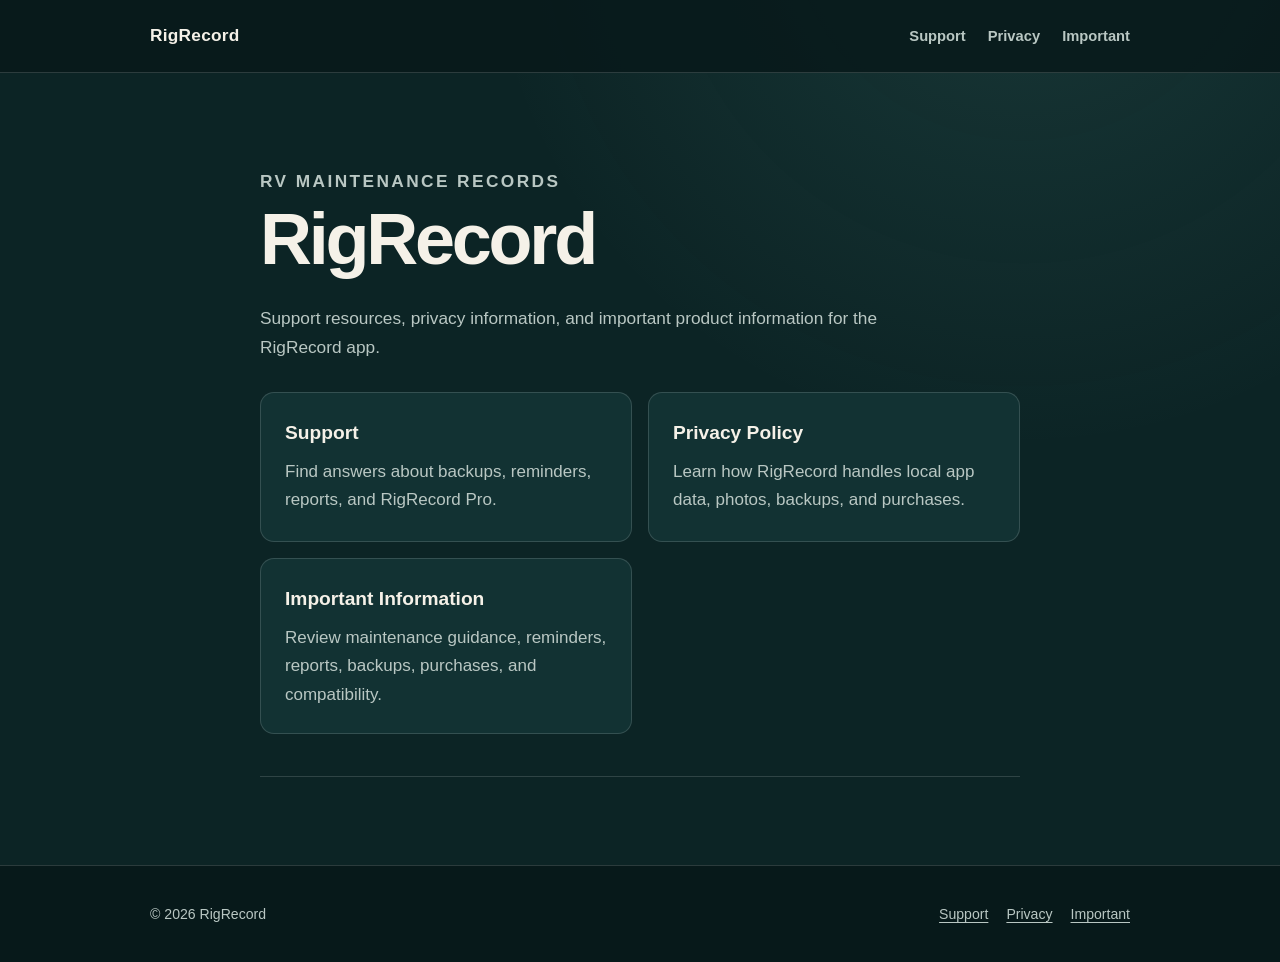
<file: rigrecord/index.html>
<!doctype html>
<html lang="en">
<head>
  <meta charset="utf-8">
  <meta name="viewport" content="width=device-width, initial-scale=1">
  <meta name="description" content="Support, privacy, and important product information for RigRecord, an RV maintenance log for iPhone and iPad.">
  <title>RigRecord</title>
  <link rel="icon" href="data:,">
  <link rel="stylesheet" href="assets/styles.css">
</head>
<body>
  <header class="site-header">
    <div class="site-header__inner">
      <a class="brand" href="./">RigRecord</a>
      <nav class="site-nav" aria-label="Primary navigation">
        <a href="support/">Support</a>
        <a href="privacy/">Privacy</a>
        <a href="terms/">Important</a>
      </nav>
    </div>
  </header>

  <main>
    <section class="hero">
      <p class="eyebrow">RV maintenance records</p>
      <h1>RigRecord</h1>
      <p>Support resources, privacy information, and important product information for the RigRecord app.</p>
      <div class="home-links">
        <a class="home-link" href="support/">
          <strong>Support</strong>
          <span>Find answers about backups, reminders, reports, and RigRecord Pro.</span>
        </a>
        <a class="home-link" href="privacy/">
          <strong>Privacy Policy</strong>
          <span>Learn how RigRecord handles local app data, photos, backups, and purchases.</span>
        </a>
        <a class="home-link" href="terms/">
          <strong>Important Information</strong>
          <span>Review maintenance guidance, reminders, reports, backups, purchases, and compatibility.</span>
        </a>
      </div>
    </section>
  </main>

  <footer class="site-footer">
    <div class="site-footer__inner">
      <span>© <span data-site-year>2026</span> RigRecord</span>
      <nav aria-label="Footer navigation">
        <a href="support/">Support</a>
        <a href="privacy/">Privacy</a>
        <a href="terms/">Important</a>
      </nav>
    </div>
  </footer>
  <script src="assets/site-config.js"></script>
  <script src="assets/site.js"></script>
</body>
</html>
</file>
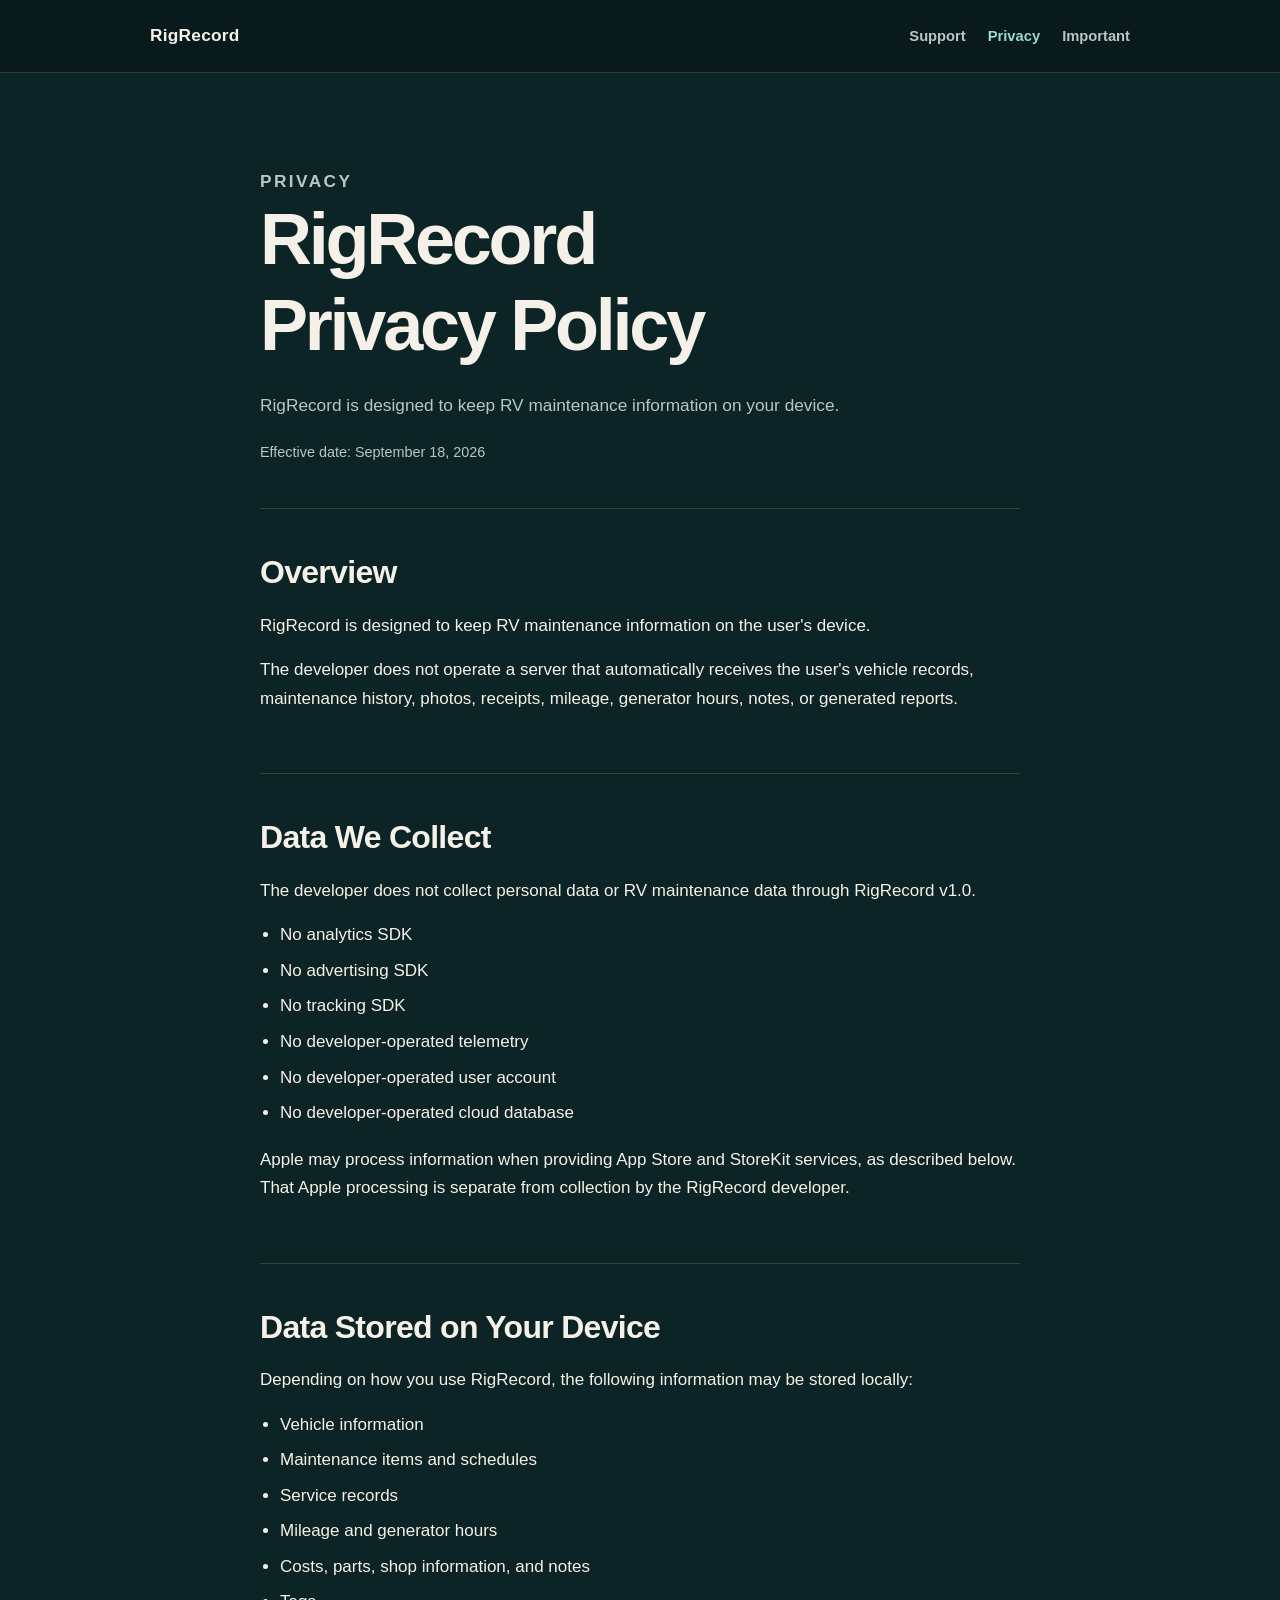
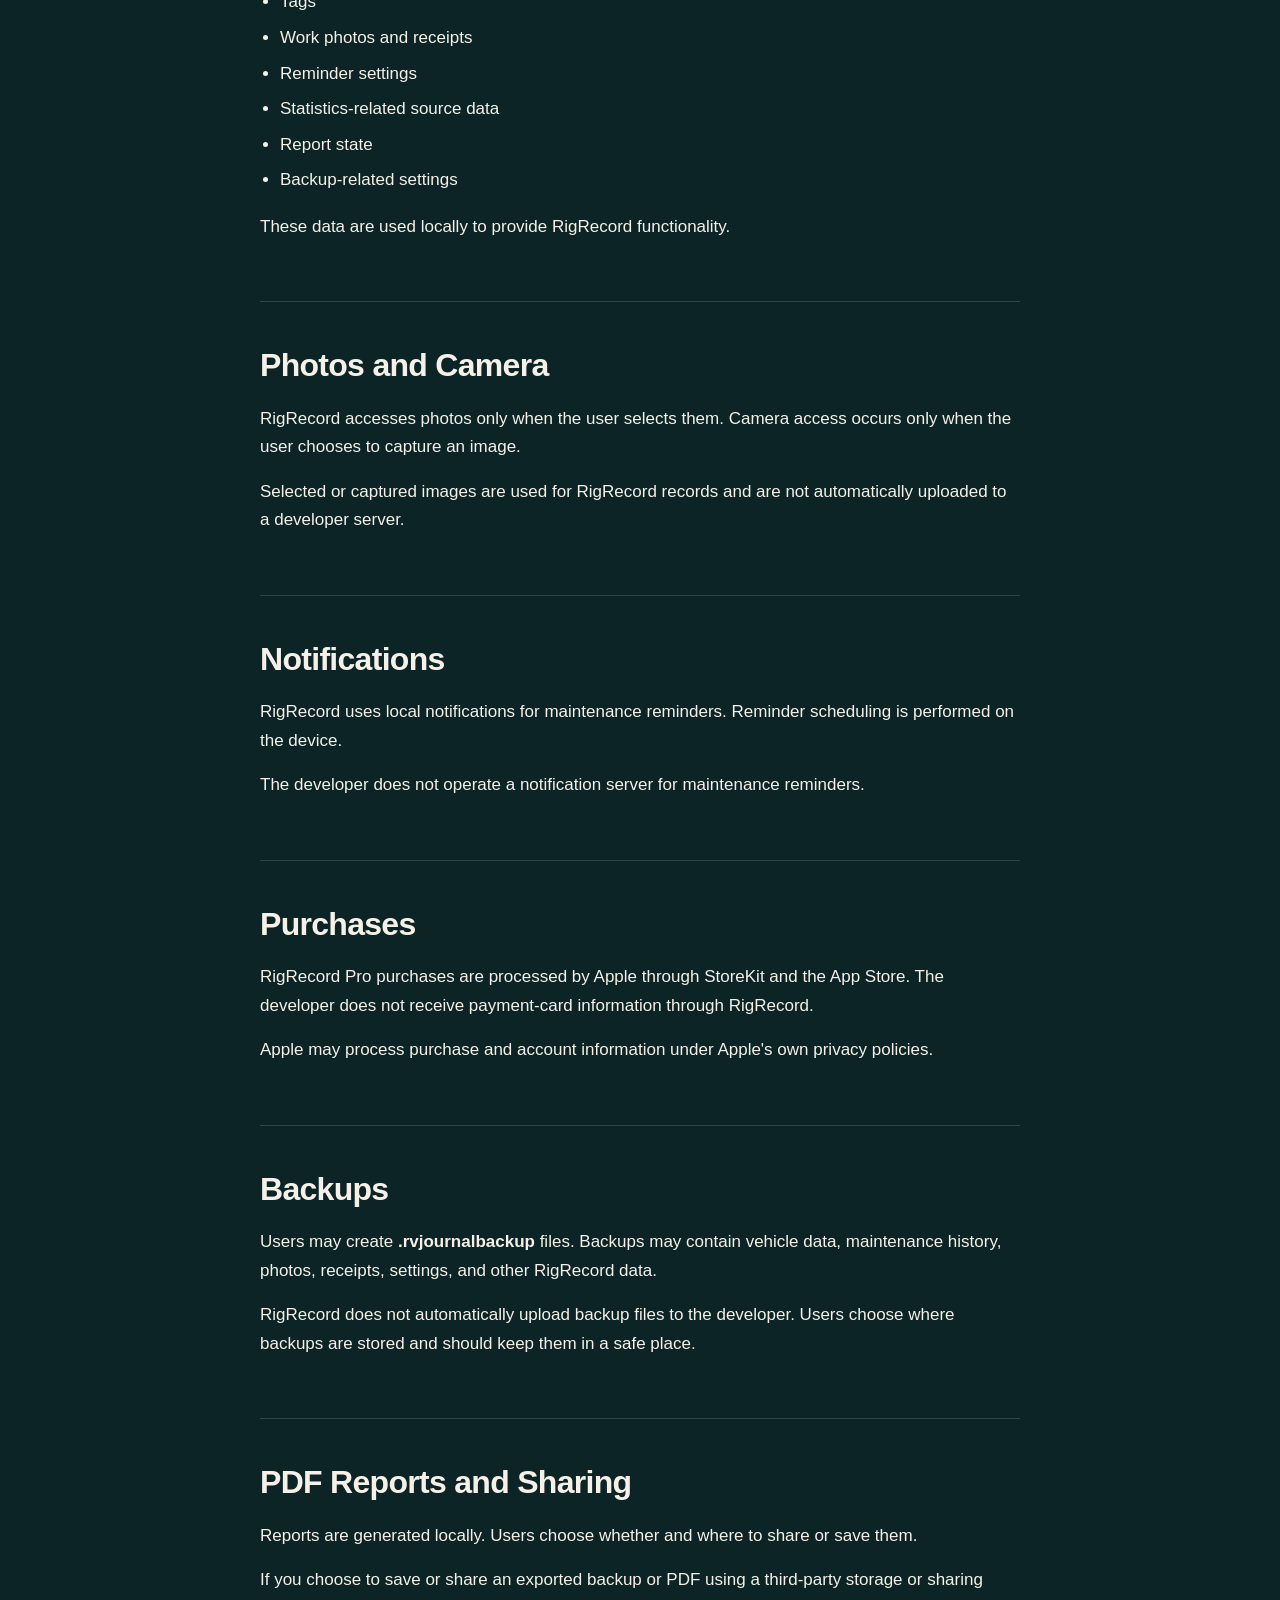
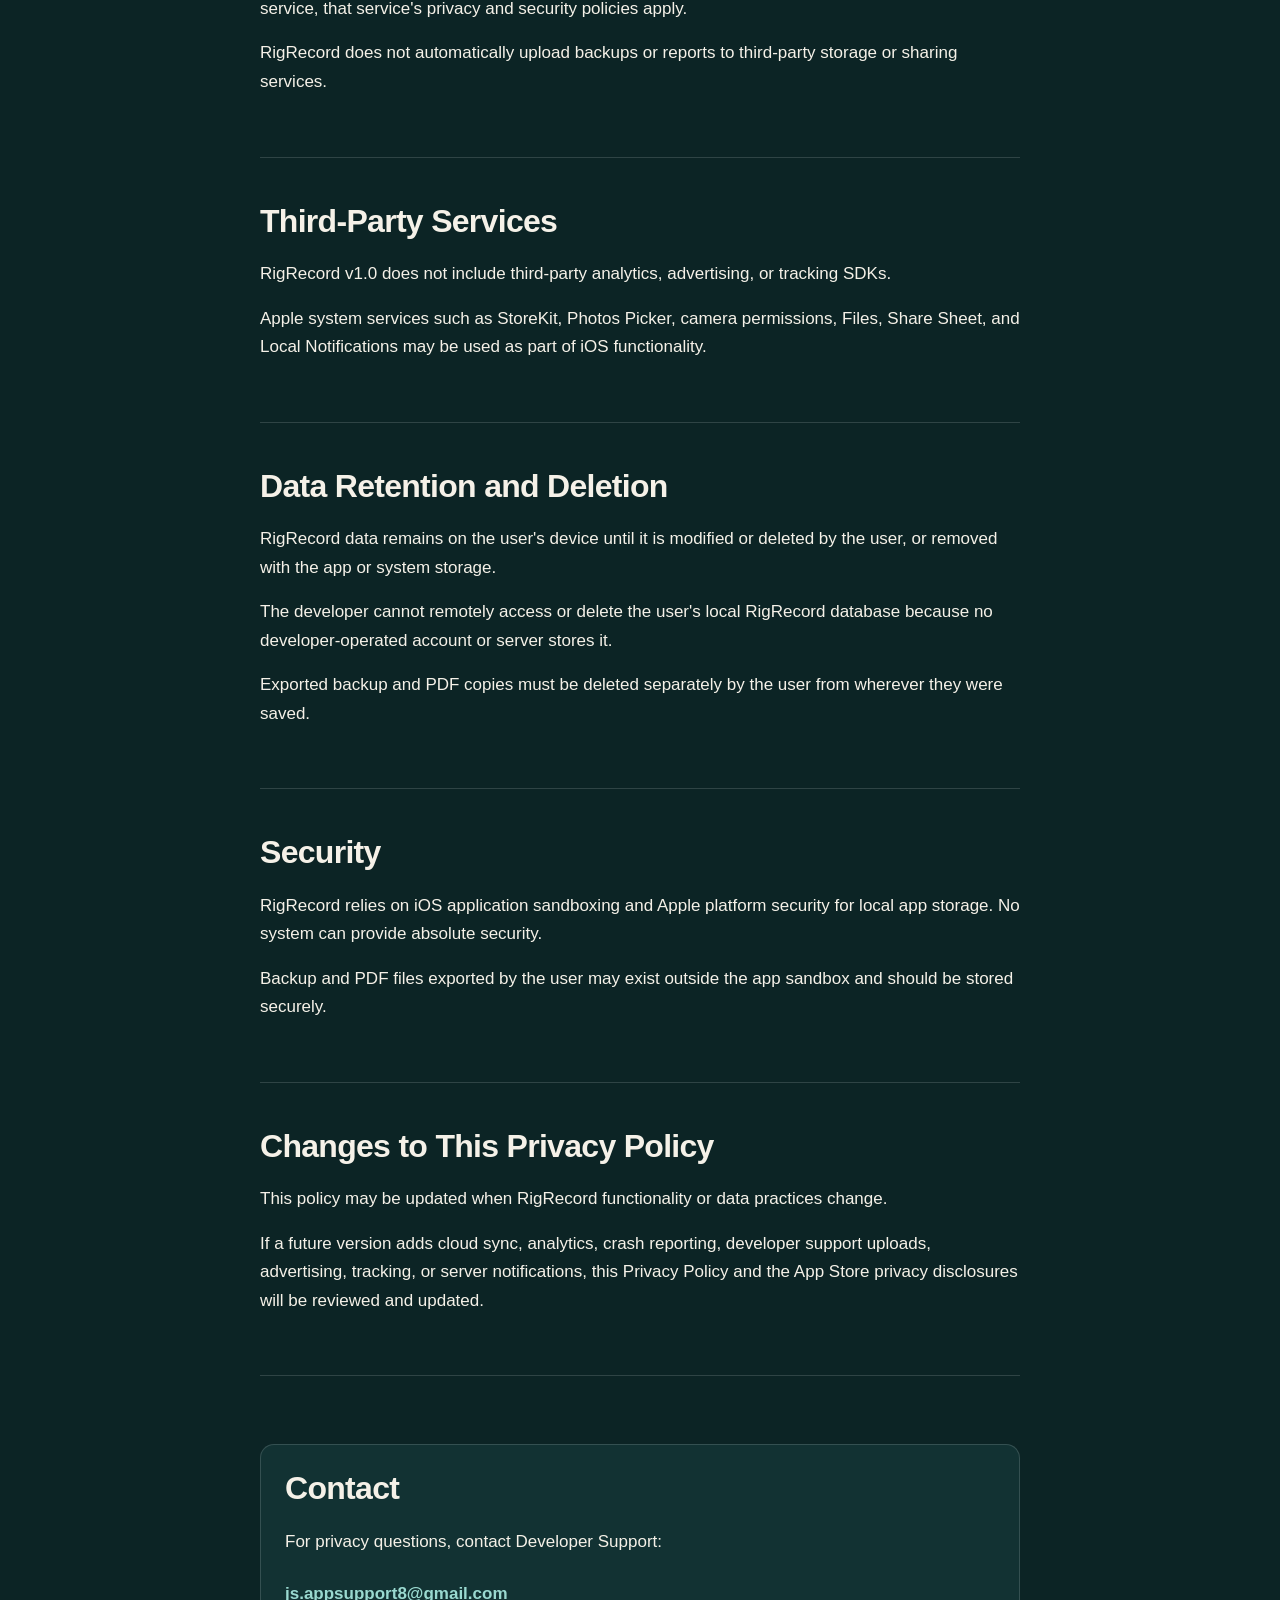
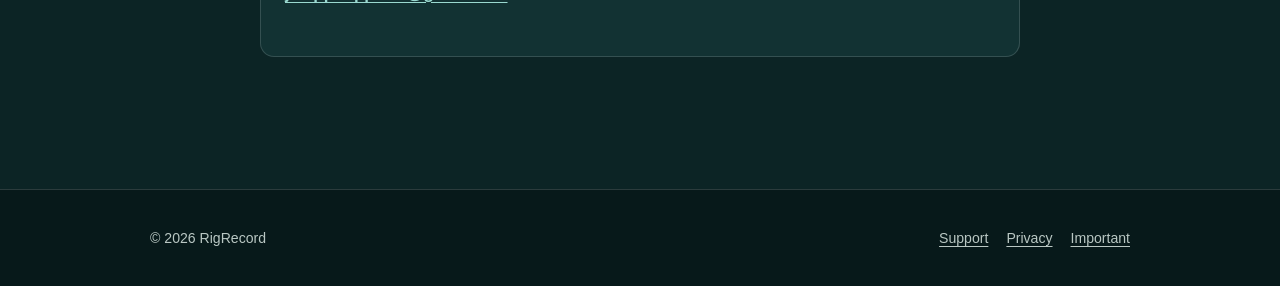
<file: rigrecord/privacy/index.html>
<!doctype html>
<html lang="en">
<head>
  <meta charset="utf-8">
  <meta name="viewport" content="width=device-width, initial-scale=1">
  <meta name="description" content="Privacy Policy for RigRecord, the RV maintenance log for iPhone and iPad.">
  <title>RigRecord Privacy Policy</title>
  <link rel="icon" href="data:,">
  <link rel="stylesheet" href="../assets/styles.css">
</head>
<body>
  <header class="site-header">
    <div class="site-header__inner">
      <a class="brand" href="../">RigRecord</a>
      <nav class="site-nav" aria-label="Primary navigation">
        <a href="../support/">Support</a>
        <a href="./" aria-current="page">Privacy</a>
        <a href="../terms/">Important</a>
      </nav>
    </div>
  </header>

  <main>
    <section class="hero">
      <p class="eyebrow">Privacy</p>
      <h1>RigRecord Privacy Policy</h1>
      <p>RigRecord is designed to keep RV maintenance information on your device.</p>
      <span class="effective-date">Effective date: <span data-effective-date>September 18, 2026</span></span>
    </section>

    <section class="section">
      <h2>Overview</h2>
      <p>RigRecord is designed to keep RV maintenance information on the user's device.</p>
      <p>The developer does not operate a server that automatically receives the user's vehicle records, maintenance history, photos, receipts, mileage, generator hours, notes, or generated reports.</p>
    </section>

    <section class="section">
      <h2>Data We Collect</h2>
      <p>The developer does not collect personal data or RV maintenance data through RigRecord v1.0.</p>
      <ul>
        <li>No analytics SDK</li>
        <li>No advertising SDK</li>
        <li>No tracking SDK</li>
        <li>No developer-operated telemetry</li>
        <li>No developer-operated user account</li>
        <li>No developer-operated cloud database</li>
      </ul>
      <p>Apple may process information when providing App Store and StoreKit services, as described below. That Apple processing is separate from collection by the RigRecord developer.</p>
    </section>

    <section class="section">
      <h2>Data Stored on Your Device</h2>
      <p>Depending on how you use RigRecord, the following information may be stored locally:</p>
      <ul>
        <li>Vehicle information</li>
        <li>Maintenance items and schedules</li>
        <li>Service records</li>
        <li>Mileage and generator hours</li>
        <li>Costs, parts, shop information, and notes</li>
        <li>Tags</li>
        <li>Work photos and receipts</li>
        <li>Reminder settings</li>
        <li>Statistics-related source data</li>
        <li>Report state</li>
        <li>Backup-related settings</li>
      </ul>
      <p>These data are used locally to provide RigRecord functionality.</p>
    </section>

    <section class="section">
      <h2>Photos and Camera</h2>
      <p>RigRecord accesses photos only when the user selects them. Camera access occurs only when the user chooses to capture an image.</p>
      <p>Selected or captured images are used for RigRecord records and are not automatically uploaded to a developer server.</p>
    </section>

    <section class="section">
      <h2>Notifications</h2>
      <p>RigRecord uses local notifications for maintenance reminders. Reminder scheduling is performed on the device.</p>
      <p>The developer does not operate a notification server for maintenance reminders.</p>
    </section>

    <section class="section">
      <h2>Purchases</h2>
      <p>RigRecord Pro purchases are processed by Apple through StoreKit and the App Store. The developer does not receive payment-card information through RigRecord.</p>
      <p>Apple may process purchase and account information under Apple's own privacy policies.</p>
    </section>

    <section class="section">
      <h2>Backups</h2>
      <p>Users may create <strong>.rvjournalbackup</strong> files. Backups may contain vehicle data, maintenance history, photos, receipts, settings, and other RigRecord data.</p>
      <p>RigRecord does not automatically upload backup files to the developer. Users choose where backups are stored and should keep them in a safe place.</p>
    </section>

    <section class="section">
      <h2>PDF Reports and Sharing</h2>
      <p>Reports are generated locally. Users choose whether and where to share or save them.</p>
      <p>If you choose to save or share an exported backup or PDF using a third-party storage or sharing service, that service's privacy and security policies apply.</p>
      <p>RigRecord does not automatically upload backups or reports to third-party storage or sharing services.</p>
    </section>

    <section class="section">
      <h2>Third-Party Services</h2>
      <p>RigRecord v1.0 does not include third-party analytics, advertising, or tracking SDKs.</p>
      <p>Apple system services such as StoreKit, Photos Picker, camera permissions, Files, Share Sheet, and Local Notifications may be used as part of iOS functionality.</p>
    </section>

    <section class="section">
      <h2>Data Retention and Deletion</h2>
      <p>RigRecord data remains on the user's device until it is modified or deleted by the user, or removed with the app or system storage.</p>
      <p>The developer cannot remotely access or delete the user's local RigRecord database because no developer-operated account or server stores it.</p>
      <p>Exported backup and PDF copies must be deleted separately by the user from wherever they were saved.</p>
    </section>

    <section class="section">
      <h2>Security</h2>
      <p>RigRecord relies on iOS application sandboxing and Apple platform security for local app storage. No system can provide absolute security.</p>
      <p>Backup and PDF files exported by the user may exist outside the app sandbox and should be stored securely.</p>
    </section>

    <section class="section">
      <h2>Changes to This Privacy Policy</h2>
      <p>This policy may be updated when RigRecord functionality or data practices change.</p>
      <p>If a future version adds cloud sync, analytics, crash reporting, developer support uploads, advertising, tracking, or server notifications, this Privacy Policy and the App Store privacy disclosures will be reviewed and updated.</p>
    </section>

    <section class="section" aria-labelledby="contact">
      <div class="callout">
        <h2 id="contact">Contact</h2>
        <p>For privacy questions, contact Developer Support:</p>
        <p><a class="contact-link" data-support-email href="mailto:js.appsupport8@gmail.com">js.appsupport8@gmail.com</a></p>
      </div>
    </section>
  </main>

  <footer class="site-footer">
    <div class="site-footer__inner">
      <span>© <span data-site-year>2026</span> RigRecord</span>
      <nav aria-label="Footer navigation">
        <a href="../support/">Support</a>
        <a href="./">Privacy</a>
        <a href="../terms/">Important</a>
      </nav>
    </div>
  </footer>
  <script src="../assets/site-config.js"></script>
  <script src="../assets/site.js"></script>
</body>
</html>
</file>
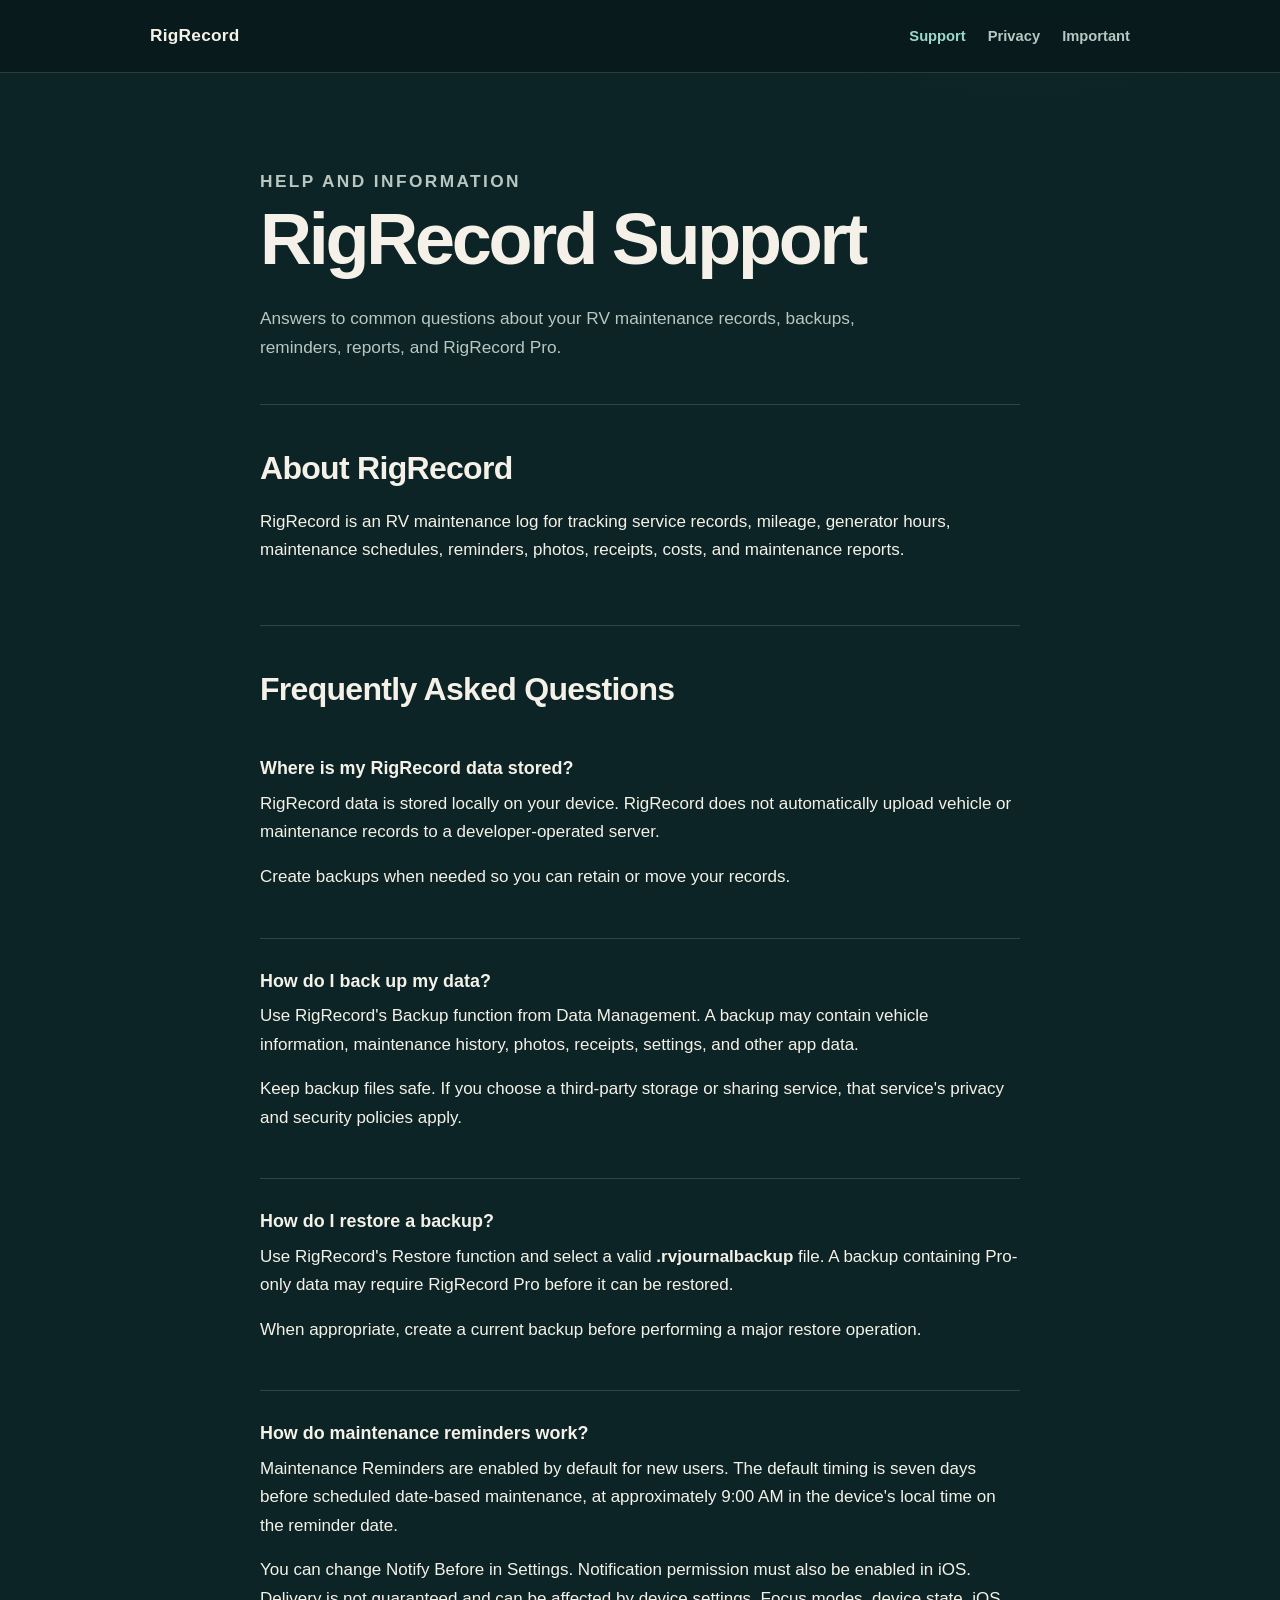
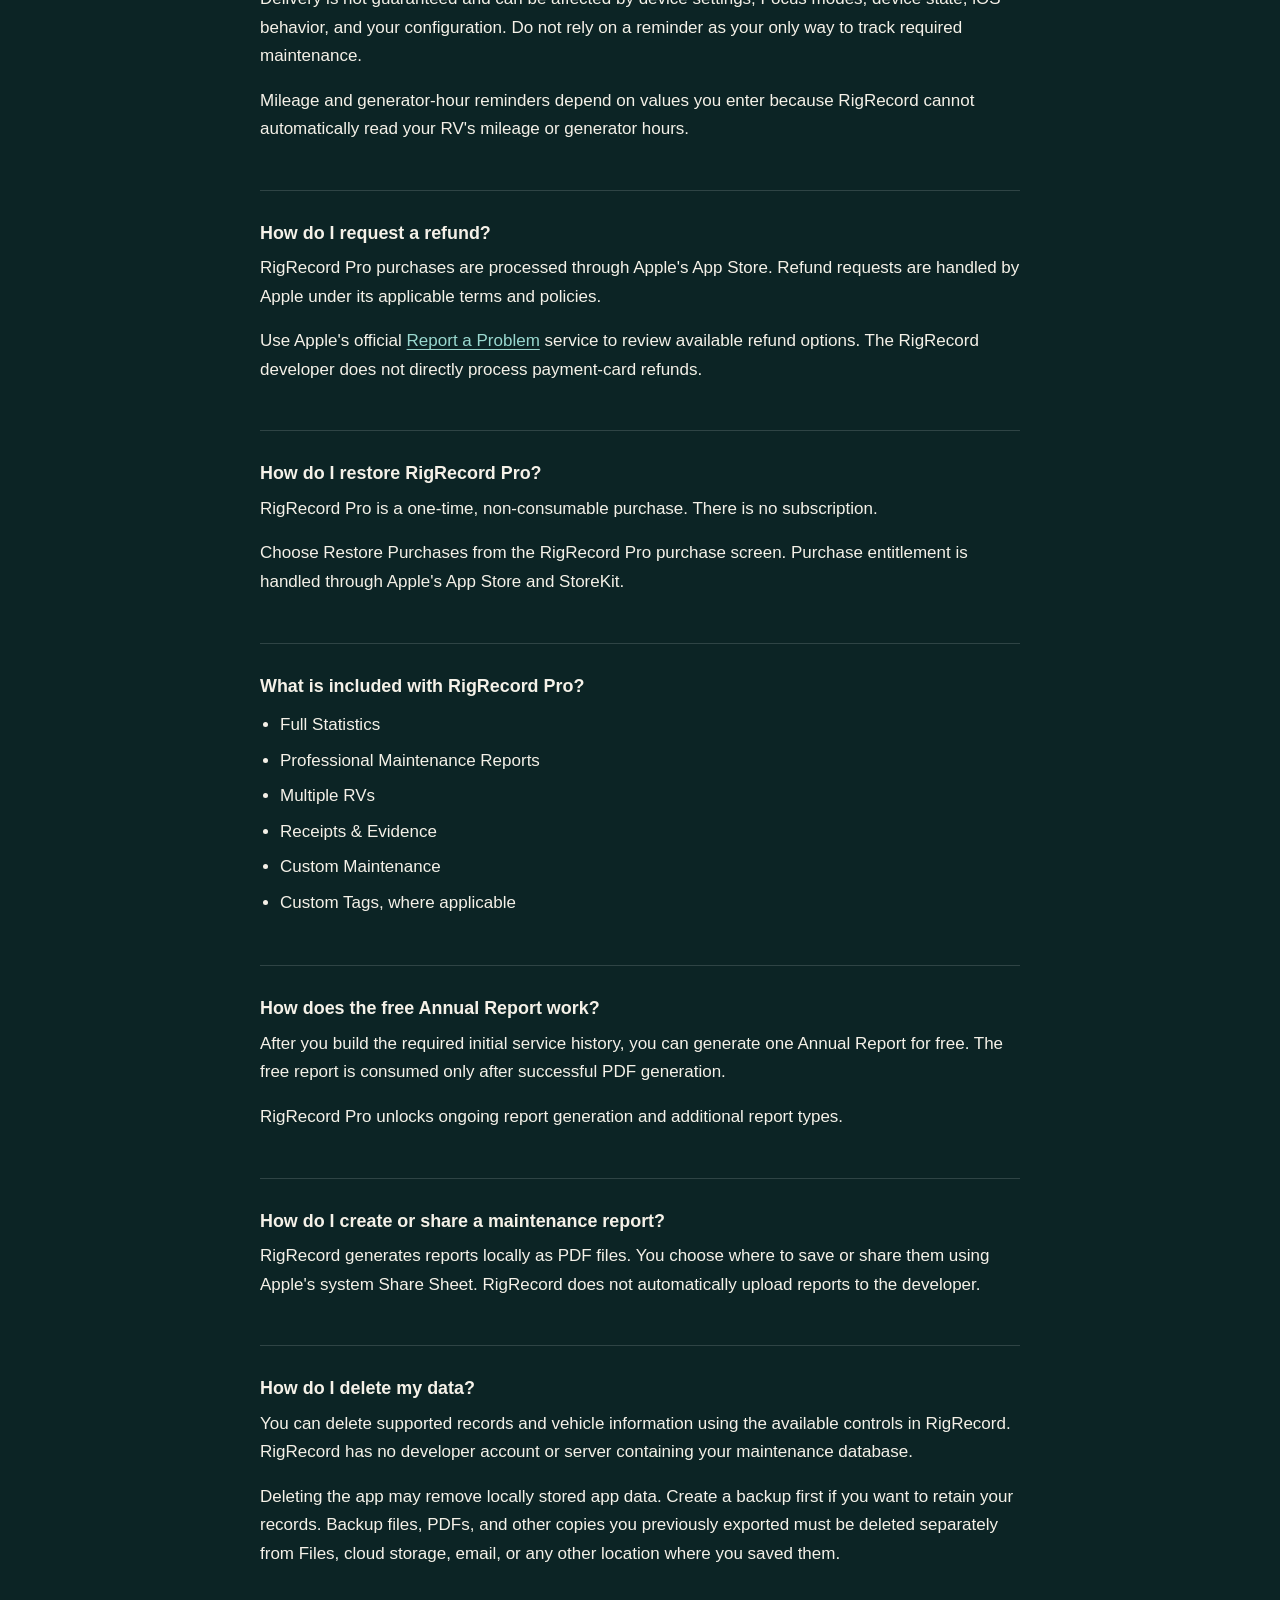
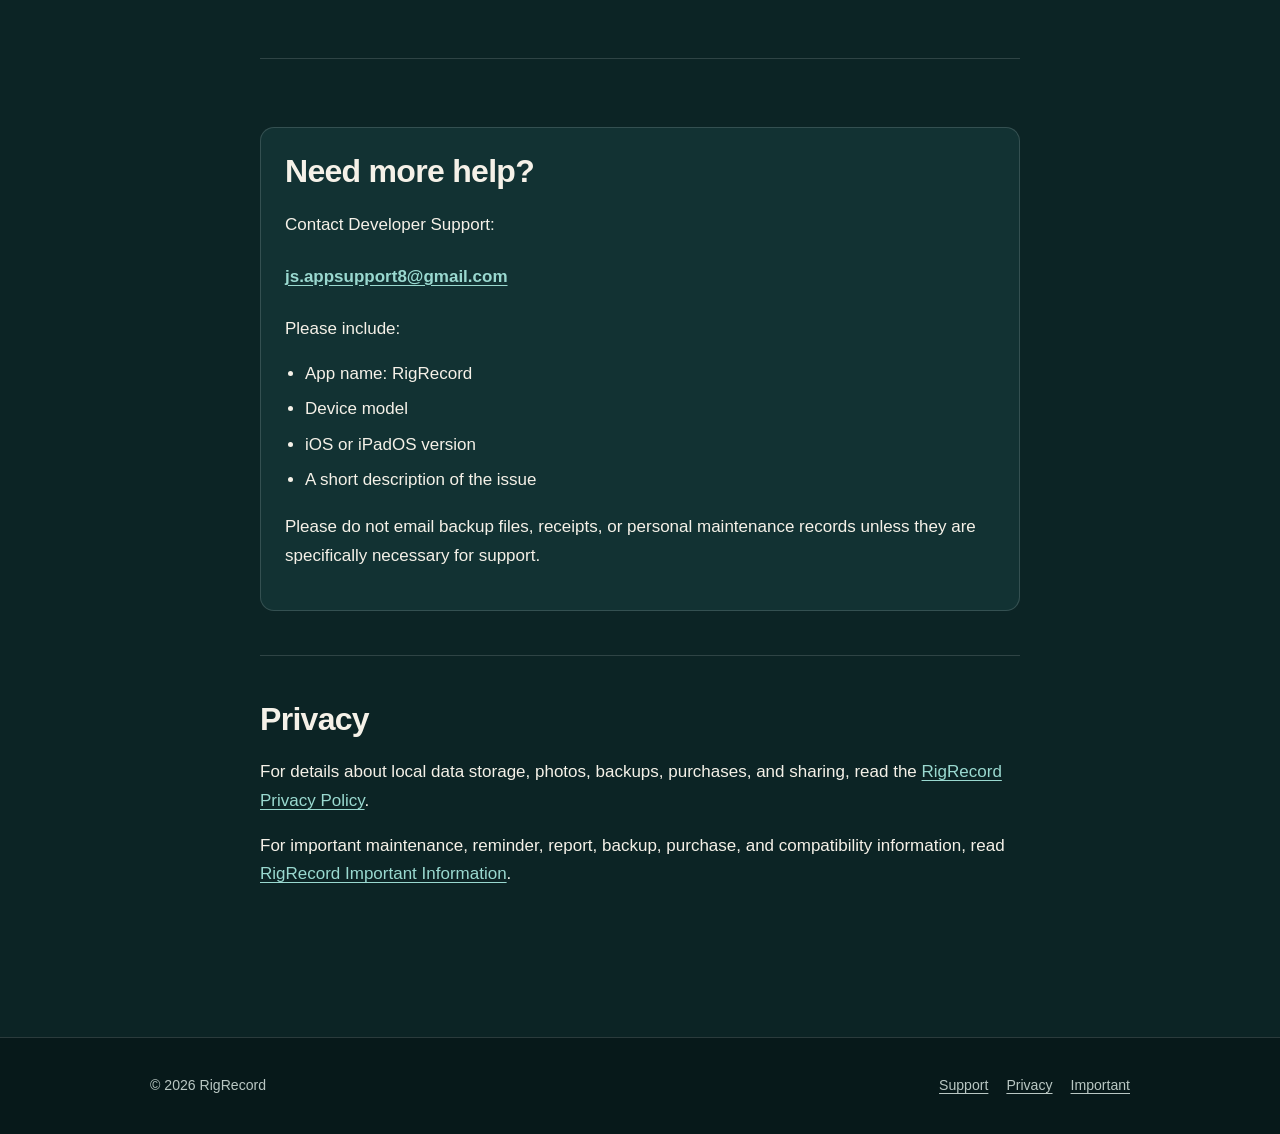
<file: rigrecord/support/index.html>
<!doctype html>
<html lang="en">
<head>
  <meta charset="utf-8">
  <meta name="viewport" content="width=device-width, initial-scale=1">
  <meta name="description" content="Support information and frequently asked questions for the RigRecord RV maintenance app.">
  <title>RigRecord Support</title>
  <link rel="icon" href="data:,">
  <link rel="stylesheet" href="../assets/styles.css">
</head>
<body>
  <header class="site-header">
    <div class="site-header__inner">
      <a class="brand" href="../">RigRecord</a>
      <nav class="site-nav" aria-label="Primary navigation">
        <a href="./" aria-current="page">Support</a>
        <a href="../privacy/">Privacy</a>
        <a href="../terms/">Important</a>
      </nav>
    </div>
  </header>

  <main>
    <section class="hero">
      <p class="eyebrow">Help and information</p>
      <h1>RigRecord Support</h1>
      <p>Answers to common questions about your RV maintenance records, backups, reminders, reports, and RigRecord Pro.</p>
    </section>

    <section class="section" aria-labelledby="about">
      <h2 id="about">About RigRecord</h2>
      <p>RigRecord is an RV maintenance log for tracking service records, mileage, generator hours, maintenance schedules, reminders, photos, receipts, costs, and maintenance reports.</p>
    </section>

    <section class="section" aria-labelledby="faq">
      <h2 id="faq">Frequently Asked Questions</h2>
      <div class="faq">
        <article>
          <h3>Where is my RigRecord data stored?</h3>
          <p>RigRecord data is stored locally on your device. RigRecord does not automatically upload vehicle or maintenance records to a developer-operated server.</p>
          <p>Create backups when needed so you can retain or move your records.</p>
        </article>

        <article>
          <h3>How do I back up my data?</h3>
          <p>Use RigRecord's Backup function from Data Management. A backup may contain vehicle information, maintenance history, photos, receipts, settings, and other app data.</p>
          <p>Keep backup files safe. If you choose a third-party storage or sharing service, that service's privacy and security policies apply.</p>
        </article>

        <article>
          <h3>How do I restore a backup?</h3>
          <p>Use RigRecord's Restore function and select a valid <strong>.rvjournalbackup</strong> file. A backup containing Pro-only data may require RigRecord Pro before it can be restored.</p>
          <p>When appropriate, create a current backup before performing a major restore operation.</p>
        </article>

        <article>
          <h3>How do maintenance reminders work?</h3>
          <p>Maintenance Reminders are enabled by default for new users. The default timing is seven days before scheduled date-based maintenance, at approximately 9:00 AM in the device's local time on the reminder date.</p>
          <p>You can change Notify Before in Settings. Notification permission must also be enabled in iOS. Delivery is not guaranteed and can be affected by device settings, Focus modes, device state, iOS behavior, and your configuration. Do not rely on a reminder as your only way to track required maintenance.</p>
          <p>Mileage and generator-hour reminders depend on values you enter because RigRecord cannot automatically read your RV's mileage or generator hours.</p>
        </article>

        <article>
          <h3>How do I request a refund?</h3>
          <p>RigRecord Pro purchases are processed through Apple's App Store. Refund requests are handled by Apple under its applicable terms and policies.</p>
          <p>Use Apple's official <a href="https://reportaproblem.apple.com/" rel="external">Report a Problem</a> service to review available refund options. The RigRecord developer does not directly process payment-card refunds.</p>
        </article>

        <article>
          <h3>How do I restore RigRecord Pro?</h3>
          <p>RigRecord Pro is a one-time, non-consumable purchase. There is no subscription.</p>
          <p>Choose Restore Purchases from the RigRecord Pro purchase screen. Purchase entitlement is handled through Apple's App Store and StoreKit.</p>
        </article>

        <article>
          <h3>What is included with RigRecord Pro?</h3>
          <ul>
            <li>Full Statistics</li>
            <li>Professional Maintenance Reports</li>
            <li>Multiple RVs</li>
            <li>Receipts &amp; Evidence</li>
            <li>Custom Maintenance</li>
            <li>Custom Tags, where applicable</li>
          </ul>
        </article>

        <article>
          <h3>How does the free Annual Report work?</h3>
          <p>After you build the required initial service history, you can generate one Annual Report for free. The free report is consumed only after successful PDF generation.</p>
          <p>RigRecord Pro unlocks ongoing report generation and additional report types.</p>
        </article>

        <article>
          <h3>How do I create or share a maintenance report?</h3>
          <p>RigRecord generates reports locally as PDF files. You choose where to save or share them using Apple's system Share Sheet. RigRecord does not automatically upload reports to the developer.</p>
        </article>

        <article>
          <h3>How do I delete my data?</h3>
          <p>You can delete supported records and vehicle information using the available controls in RigRecord. RigRecord has no developer account or server containing your maintenance database.</p>
          <p>Deleting the app may remove locally stored app data. Create a backup first if you want to retain your records. Backup files, PDFs, and other copies you previously exported must be deleted separately from Files, cloud storage, email, or any other location where you saved them.</p>
        </article>
      </div>
    </section>

    <section class="section" aria-labelledby="contact">
      <div class="callout">
        <h2 id="contact">Need more help?</h2>
        <p>Contact Developer Support:</p>
        <p><a class="contact-link" data-support-email href="mailto:js.appsupport8@gmail.com">js.appsupport8@gmail.com</a></p>
        <p>Please include:</p>
        <ul>
          <li>App name: RigRecord</li>
          <li>Device model</li>
          <li>iOS or iPadOS version</li>
          <li>A short description of the issue</li>
        </ul>
        <p>Please do not email backup files, receipts, or personal maintenance records unless they are specifically necessary for support.</p>
      </div>
    </section>

    <section class="section" aria-labelledby="privacy">
      <h2 id="privacy">Privacy</h2>
      <p>For details about local data storage, photos, backups, purchases, and sharing, read the <a href="../privacy/">RigRecord Privacy Policy</a>.</p>
      <p>For important maintenance, reminder, report, backup, purchase, and compatibility information, read <a href="../terms/">RigRecord Important Information</a>.</p>
    </section>
  </main>

  <footer class="site-footer">
    <div class="site-footer__inner">
      <span>© <span data-site-year>2026</span> RigRecord</span>
      <nav aria-label="Footer navigation">
        <a href="./">Support</a>
        <a href="../privacy/">Privacy</a>
        <a href="../terms/">Important</a>
      </nav>
    </div>
  </footer>
  <script src="../assets/site-config.js"></script>
  <script src="../assets/site.js"></script>
</body>
</html>
</file>
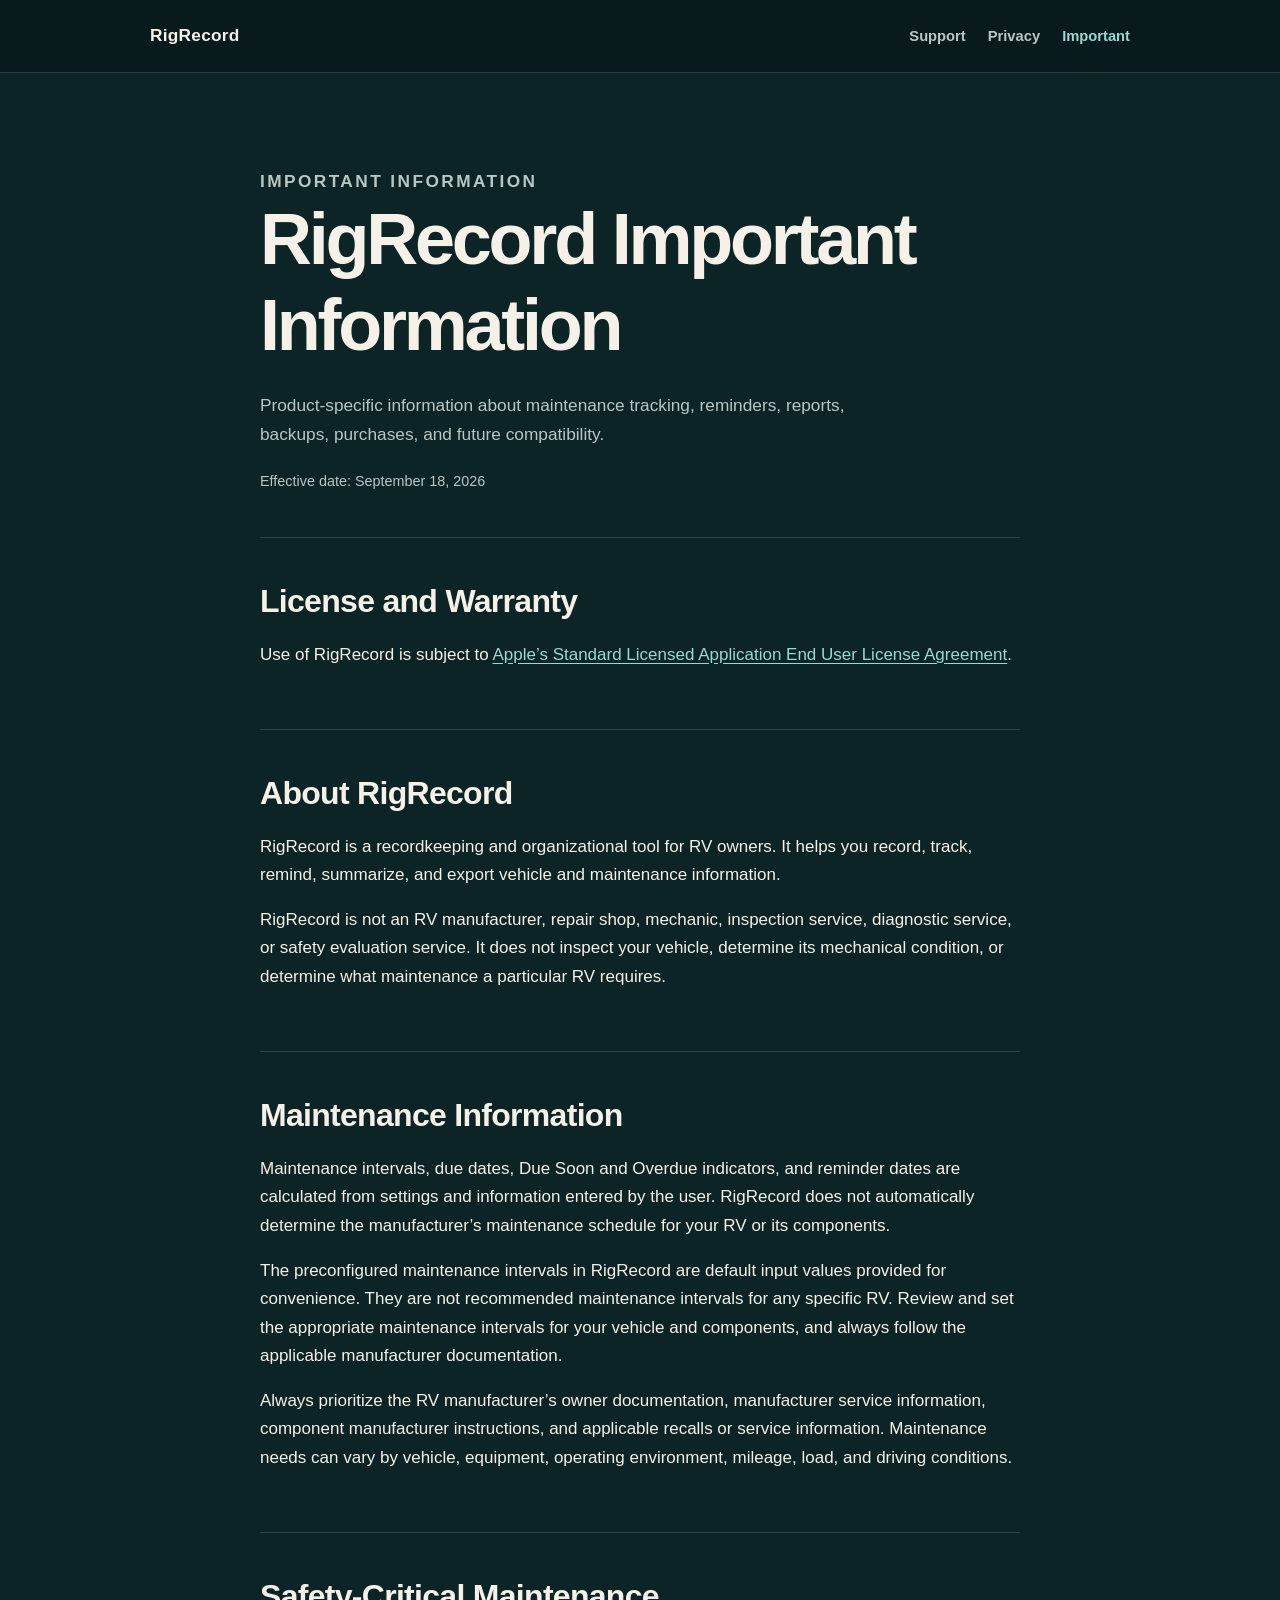
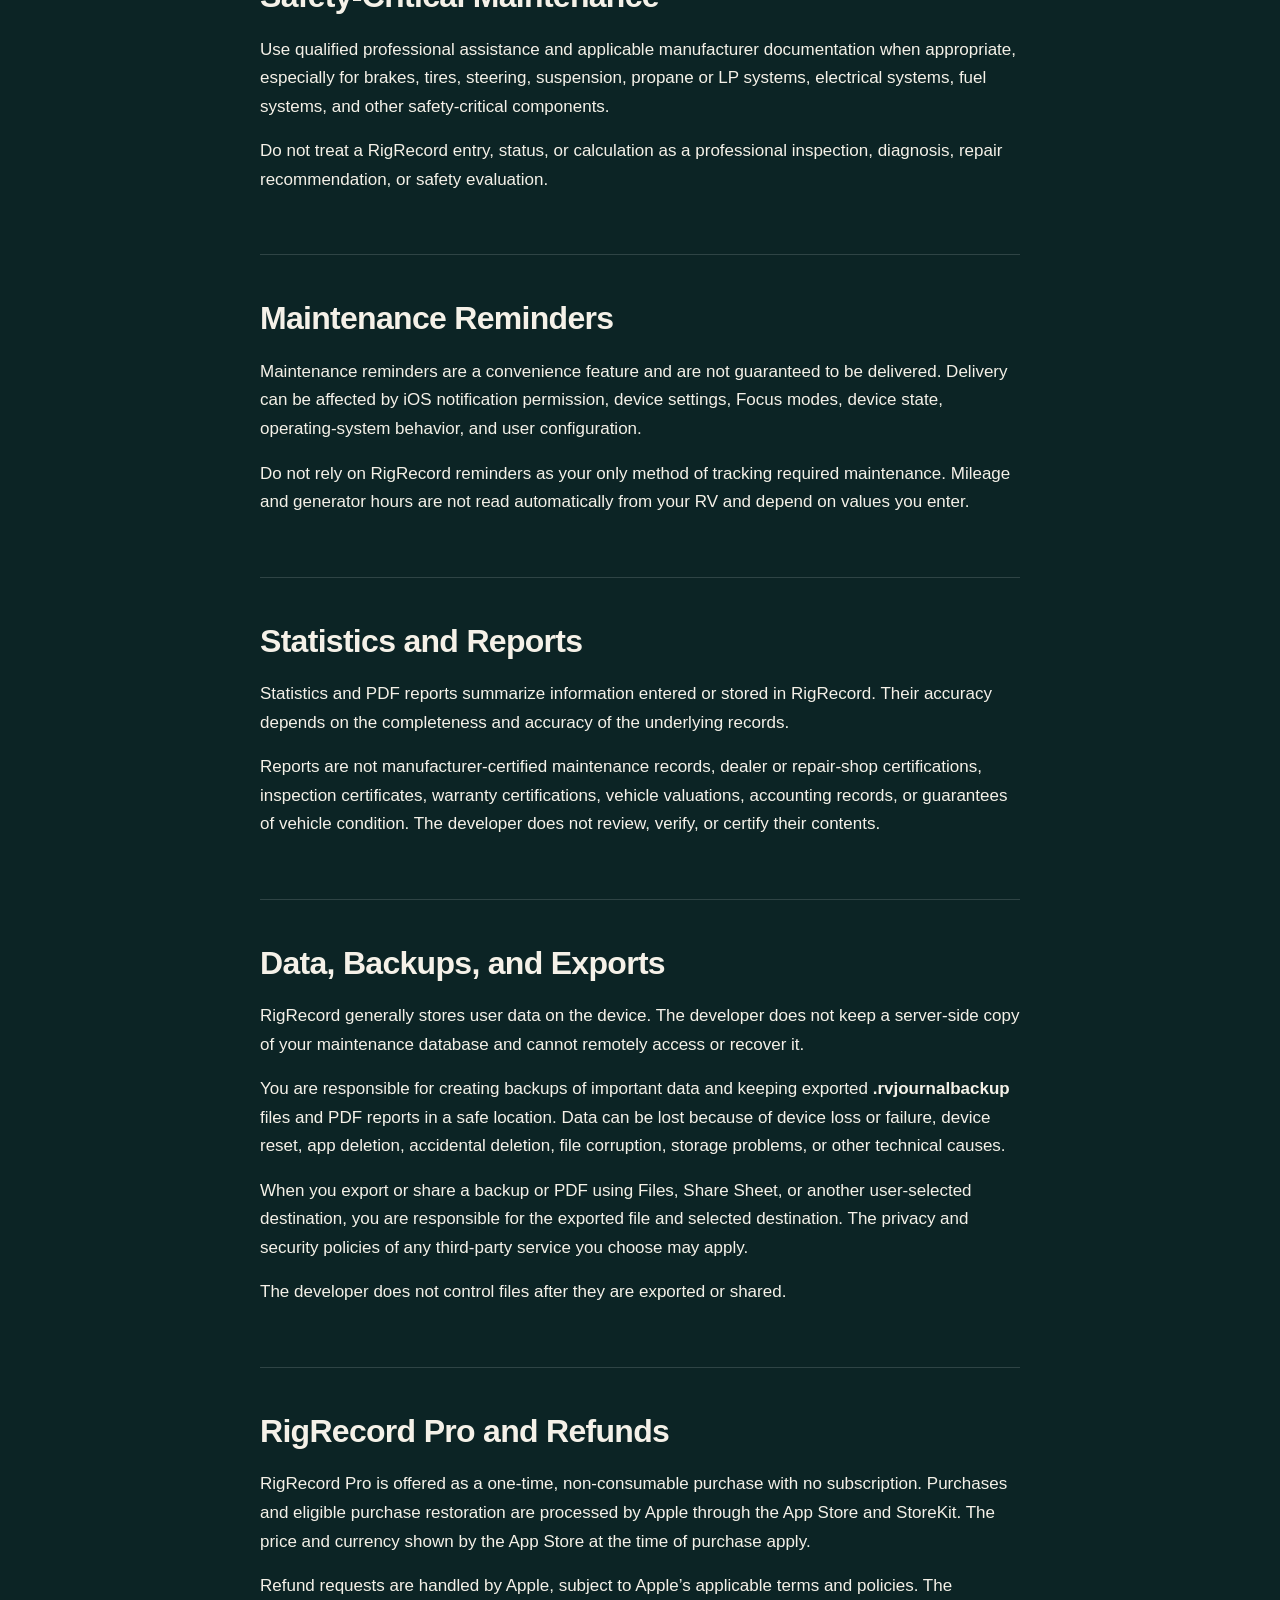
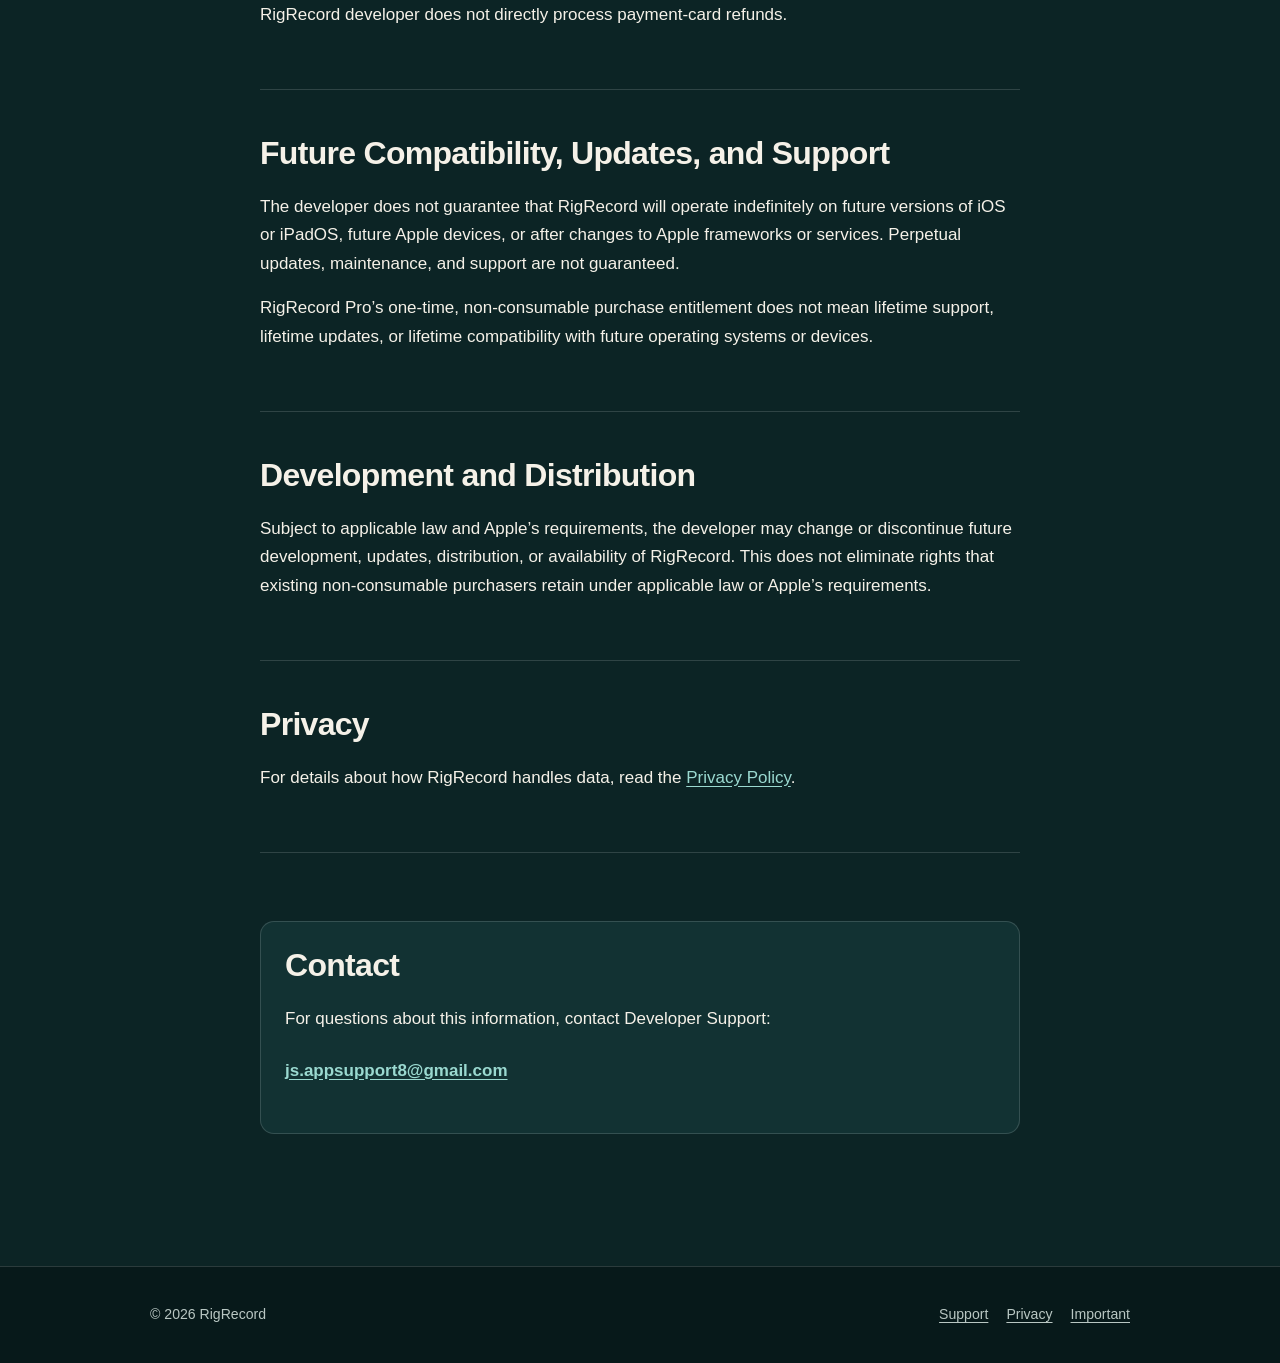
<file: rigrecord/terms/index.html>
<!doctype html>
<html lang="en">
<head>
  <meta charset="utf-8">
  <meta name="viewport" content="width=device-width, initial-scale=1">
  <meta name="description" content="Important product information for RigRecord, the RV maintenance log for iPhone and iPad.">
  <title>RigRecord Important Information</title>
  <link rel="icon" href="data:,">
  <link rel="stylesheet" href="../assets/styles.css">
</head>
<body>
  <header class="site-header"><div class="site-header__inner">
    <a class="brand" href="../">RigRecord</a>
    <nav class="site-nav" aria-label="Primary navigation"><a href="../support/">Support</a><a href="../privacy/">Privacy</a><a href="./" aria-current="page">Important</a></nav>
  </div></header>
  <main>
    <section class="hero">
      <p class="eyebrow">Important Information</p>
      <h1>RigRecord Important Information</h1>
      <p>Product-specific information about maintenance tracking, reminders, reports, backups, purchases, and future compatibility.</p>
      <span class="effective-date">Effective date: <span data-effective-date>September 18, 2026</span></span>
    </section>
    <section class="section"><h2>License and Warranty</h2><p>Use of RigRecord is subject to <a href="https://www.apple.com/legal/internet-services/itunes/dev/stdeula/">Apple’s Standard Licensed Application End User License Agreement</a>.</p></section>
    <section class="section"><h2>About RigRecord</h2><p>RigRecord is a recordkeeping and organizational tool for RV owners. It helps you record, track, remind, summarize, and export vehicle and maintenance information.</p><p>RigRecord is not an RV manufacturer, repair shop, mechanic, inspection service, diagnostic service, or safety evaluation service. It does not inspect your vehicle, determine its mechanical condition, or determine what maintenance a particular RV requires.</p></section>
    <section class="section"><h2>Maintenance Information</h2><p>Maintenance intervals, due dates, Due Soon and Overdue indicators, and reminder dates are calculated from settings and information entered by the user. RigRecord does not automatically determine the manufacturer’s maintenance schedule for your RV or its components.</p><p>The preconfigured maintenance intervals in RigRecord are default input values provided for convenience. They are not recommended maintenance intervals for any specific RV. Review and set the appropriate maintenance intervals for your vehicle and components, and always follow the applicable manufacturer documentation.</p><p>Always prioritize the RV manufacturer’s owner documentation, manufacturer service information, component manufacturer instructions, and applicable recalls or service information. Maintenance needs can vary by vehicle, equipment, operating environment, mileage, load, and driving conditions.</p></section>
    <section class="section"><h2>Safety-Critical Maintenance</h2><p>Use qualified professional assistance and applicable manufacturer documentation when appropriate, especially for brakes, tires, steering, suspension, propane or LP systems, electrical systems, fuel systems, and other safety-critical components.</p><p>Do not treat a RigRecord entry, status, or calculation as a professional inspection, diagnosis, repair recommendation, or safety evaluation.</p></section>
    <section class="section"><h2>Maintenance Reminders</h2><p>Maintenance reminders are a convenience feature and are not guaranteed to be delivered. Delivery can be affected by iOS notification permission, device settings, Focus modes, device state, operating-system behavior, and user configuration.</p><p>Do not rely on RigRecord reminders as your only method of tracking required maintenance. Mileage and generator hours are not read automatically from your RV and depend on values you enter.</p></section>
    <section class="section"><h2>Statistics and Reports</h2><p>Statistics and PDF reports summarize information entered or stored in RigRecord. Their accuracy depends on the completeness and accuracy of the underlying records.</p><p>Reports are not manufacturer-certified maintenance records, dealer or repair-shop certifications, inspection certificates, warranty certifications, vehicle valuations, accounting records, or guarantees of vehicle condition. The developer does not review, verify, or certify their contents.</p></section>
    <section class="section"><h2>Data, Backups, and Exports</h2><p>RigRecord generally stores user data on the device. The developer does not keep a server-side copy of your maintenance database and cannot remotely access or recover it.</p><p>You are responsible for creating backups of important data and keeping exported <strong>.rvjournalbackup</strong> files and PDF reports in a safe location. Data can be lost because of device loss or failure, device reset, app deletion, accidental deletion, file corruption, storage problems, or other technical causes.</p><p>When you export or share a backup or PDF using Files, Share Sheet, or another user-selected destination, you are responsible for the exported file and selected destination. The privacy and security policies of any third-party service you choose may apply.</p><p>The developer does not control files after they are exported or shared.</p></section>
    <section class="section"><h2>RigRecord Pro and Refunds</h2><p>RigRecord Pro is offered as a one-time, non-consumable purchase with no subscription. Purchases and eligible purchase restoration are processed by Apple through the App Store and StoreKit. The price and currency shown by the App Store at the time of purchase apply.</p><p>Refund requests are handled by Apple, subject to Apple’s applicable terms and policies. The RigRecord developer does not directly process payment-card refunds.</p></section>
    <section class="section"><h2>Future Compatibility, Updates, and Support</h2><p>The developer does not guarantee that RigRecord will operate indefinitely on future versions of iOS or iPadOS, future Apple devices, or after changes to Apple frameworks or services. Perpetual updates, maintenance, and support are not guaranteed.</p><p>RigRecord Pro’s one-time, non-consumable purchase entitlement does not mean lifetime support, lifetime updates, or lifetime compatibility with future operating systems or devices.</p></section>
    <section class="section"><h2>Development and Distribution</h2><p>Subject to applicable law and Apple’s requirements, the developer may change or discontinue future development, updates, distribution, or availability of RigRecord. This does not eliminate rights that existing non-consumable purchasers retain under applicable law or Apple’s requirements.</p></section>
    <section class="section"><h2>Privacy</h2><p>For details about how RigRecord handles data, read the <a href="../privacy/">Privacy Policy</a>.</p></section>
    <section class="section" aria-labelledby="contact"><div class="callout"><h2 id="contact">Contact</h2><p>For questions about this information, contact Developer Support:</p><p><a class="contact-link" data-support-email href="mailto:js.appsupport8@gmail.com">js.appsupport8@gmail.com</a></p></div></section>
  </main>
  <footer class="site-footer"><div class="site-footer__inner"><span>© <span data-site-year>2026</span> RigRecord</span><nav aria-label="Footer navigation"><a href="../support/">Support</a><a href="../privacy/">Privacy</a><a href="./">Important</a></nav></div></footer>
  <script src="../assets/site-config.js"></script><script src="../assets/site.js"></script>
</body>
</html>
</file>
<file: rigrecord/assets/styles.css>
:root {
  color-scheme: dark;
  --background: #0c2425;
  --background-deep: #07191a;
  --surface: #123233;
  --surface-soft: #173b3c;
  --text: #f5f1e8;
  --muted: #b9c7c3;
  --accent: #75c6bb;
  --accent-strong: #9ad9d0;
  --rule: rgba(229, 237, 232, 0.16);
  --max-width: 760px;
}

* {
  box-sizing: border-box;
}

html {
  background: var(--background-deep);
  scroll-behavior: smooth;
}

body {
  margin: 0;
  min-height: 100vh;
  background:
    radial-gradient(circle at 80% -10%, rgba(117, 198, 187, 0.12), transparent 34rem),
    var(--background);
  color: var(--text);
  font-family: -apple-system, BlinkMacSystemFont, "Segoe UI", sans-serif;
  font-size: 17px;
  line-height: 1.68;
  -webkit-font-smoothing: antialiased;
}

a {
  color: var(--accent-strong);
  text-underline-offset: 0.2em;
}

a:hover,
a:focus-visible {
  color: #c2eee7;
}

.site-header {
  border-bottom: 1px solid var(--rule);
  background: rgba(7, 25, 26, 0.86);
}

.site-header__inner,
.site-footer__inner {
  width: min(calc(100% - 40px), 980px);
  margin: 0 auto;
}

.site-header__inner {
  min-height: 72px;
  display: flex;
  align-items: center;
  justify-content: space-between;
  gap: 24px;
}

.brand {
  color: var(--text);
  font-size: 1.08rem;
  font-weight: 750;
  letter-spacing: 0.015em;
  text-decoration: none;
}

.site-nav {
  display: flex;
  align-items: center;
  gap: 22px;
}

.site-nav a {
  color: var(--muted);
  font-size: 0.92rem;
  font-weight: 650;
  text-decoration: none;
}

.site-nav a[aria-current="page"] {
  color: var(--accent-strong);
}

main {
  width: min(calc(100% - 40px), var(--max-width));
  margin: 0 auto;
  padding: 72px 0 88px;
}

.hero {
  padding-bottom: 42px;
  border-bottom: 1px solid var(--rule);
}

.eyebrow {
  margin: 0 0 10px;
  color: var(--accent);
  font-size: 0.78rem;
  font-weight: 760;
  letter-spacing: 0.14em;
  text-transform: uppercase;
}

h1,
h2,
h3 {
  line-height: 1.2;
  text-wrap: balance;
}

h1 {
  max-width: 680px;
  margin: 0;
  font-size: clamp(2.35rem, 7vw, 4.5rem);
  letter-spacing: -0.045em;
}

.hero p {
  max-width: 650px;
  margin: 22px 0 0;
  color: var(--muted);
  font-size: 1.08rem;
}

.effective-date {
  display: inline-block;
  margin-top: 20px;
  color: var(--muted);
  font-size: 0.9rem;
}

.section {
  padding: 44px 0;
  border-bottom: 1px solid var(--rule);
}

.section:last-child {
  border-bottom: 0;
}

h2 {
  margin: 0 0 20px;
  font-size: clamp(1.55rem, 4vw, 2rem);
  letter-spacing: -0.022em;
}

h3 {
  margin: 34px 0 10px;
  font-size: 1.12rem;
}

p {
  margin: 0 0 16px;
}

ul {
  margin: 14px 0 18px;
  padding-left: 1.25rem;
}

li {
  margin: 7px 0;
}

.faq {
  display: grid;
  gap: 2px;
}

.faq article {
  padding: 30px 0;
  border-bottom: 1px solid var(--rule);
}

.faq article:last-child {
  border-bottom: 0;
}

.faq h3 {
  margin-top: 0;
}

.callout {
  margin-top: 24px;
  padding: 24px;
  border: 1px solid var(--rule);
  border-radius: 14px;
  background: var(--surface);
}

.callout h2,
.callout h3 {
  margin-top: 0;
}

.contact-link {
  display: inline-flex;
  min-height: 44px;
  align-items: center;
  font-weight: 700;
}

.site-footer {
  border-top: 1px solid var(--rule);
  background: var(--background-deep);
  color: var(--muted);
}

.site-footer__inner {
  min-height: 96px;
  display: flex;
  align-items: center;
  justify-content: space-between;
  gap: 24px;
  font-size: 0.88rem;
}

.site-footer nav {
  display: flex;
  gap: 18px;
}

.site-footer a {
  color: var(--muted);
}

.home-links {
  display: grid;
  grid-template-columns: repeat(2, minmax(0, 1fr));
  gap: 16px;
  margin-top: 30px;
}

.home-link {
  display: block;
  min-height: 150px;
  padding: 24px;
  border: 1px solid var(--rule);
  border-radius: 14px;
  background: var(--surface);
  color: var(--text);
  text-decoration: none;
}

.home-link strong {
  display: block;
  margin-bottom: 8px;
  font-size: 1.2rem;
}

.home-link span {
  color: var(--muted);
}

@media (max-width: 600px) {
  .site-header__inner {
    min-height: 64px;
  }

  main {
    padding-top: 52px;
  }

  .site-nav {
    gap: 14px;
  }

  .section {
    padding: 36px 0;
  }

  .home-links {
    grid-template-columns: 1fr;
  }

  .site-footer__inner {
    padding: 24px 0;
    align-items: flex-start;
    flex-direction: column;
    gap: 12px;
  }
}

@media (prefers-reduced-motion: reduce) {
  html {
    scroll-behavior: auto;
  }
}
</file>
